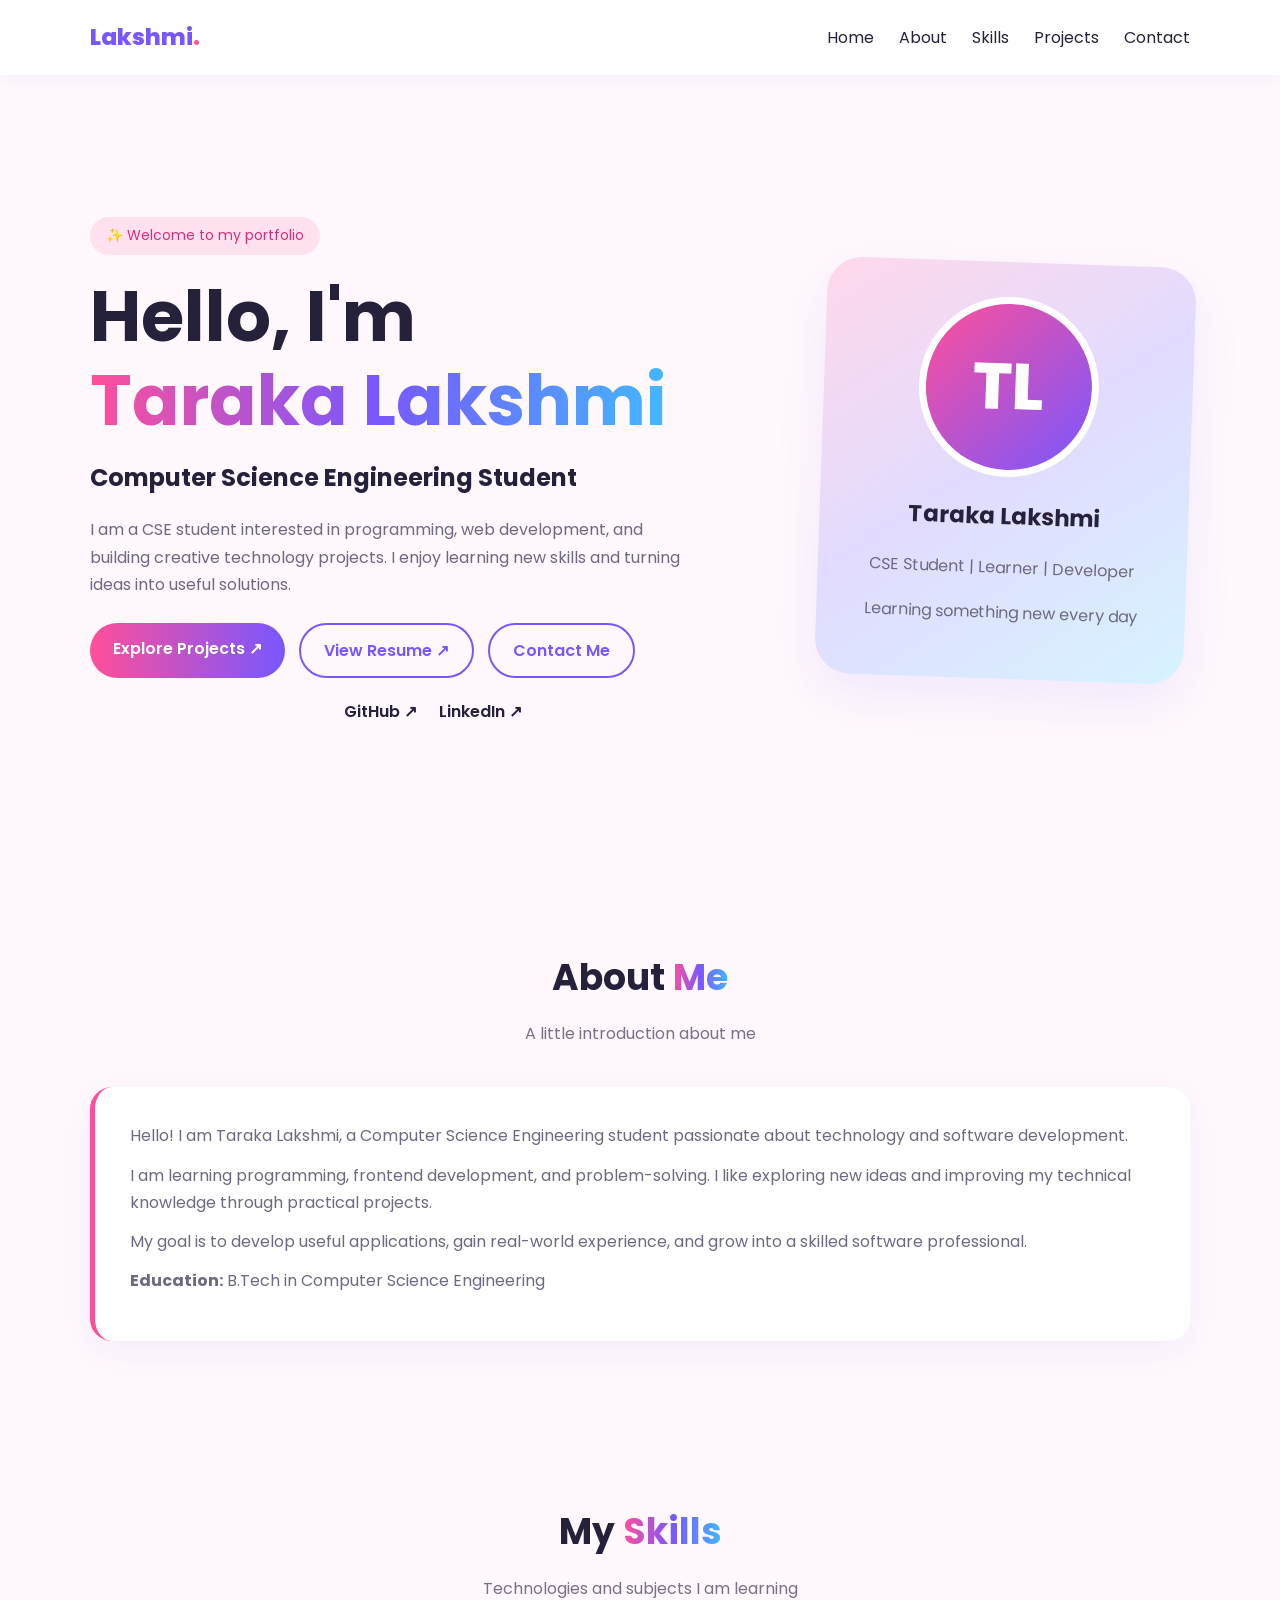
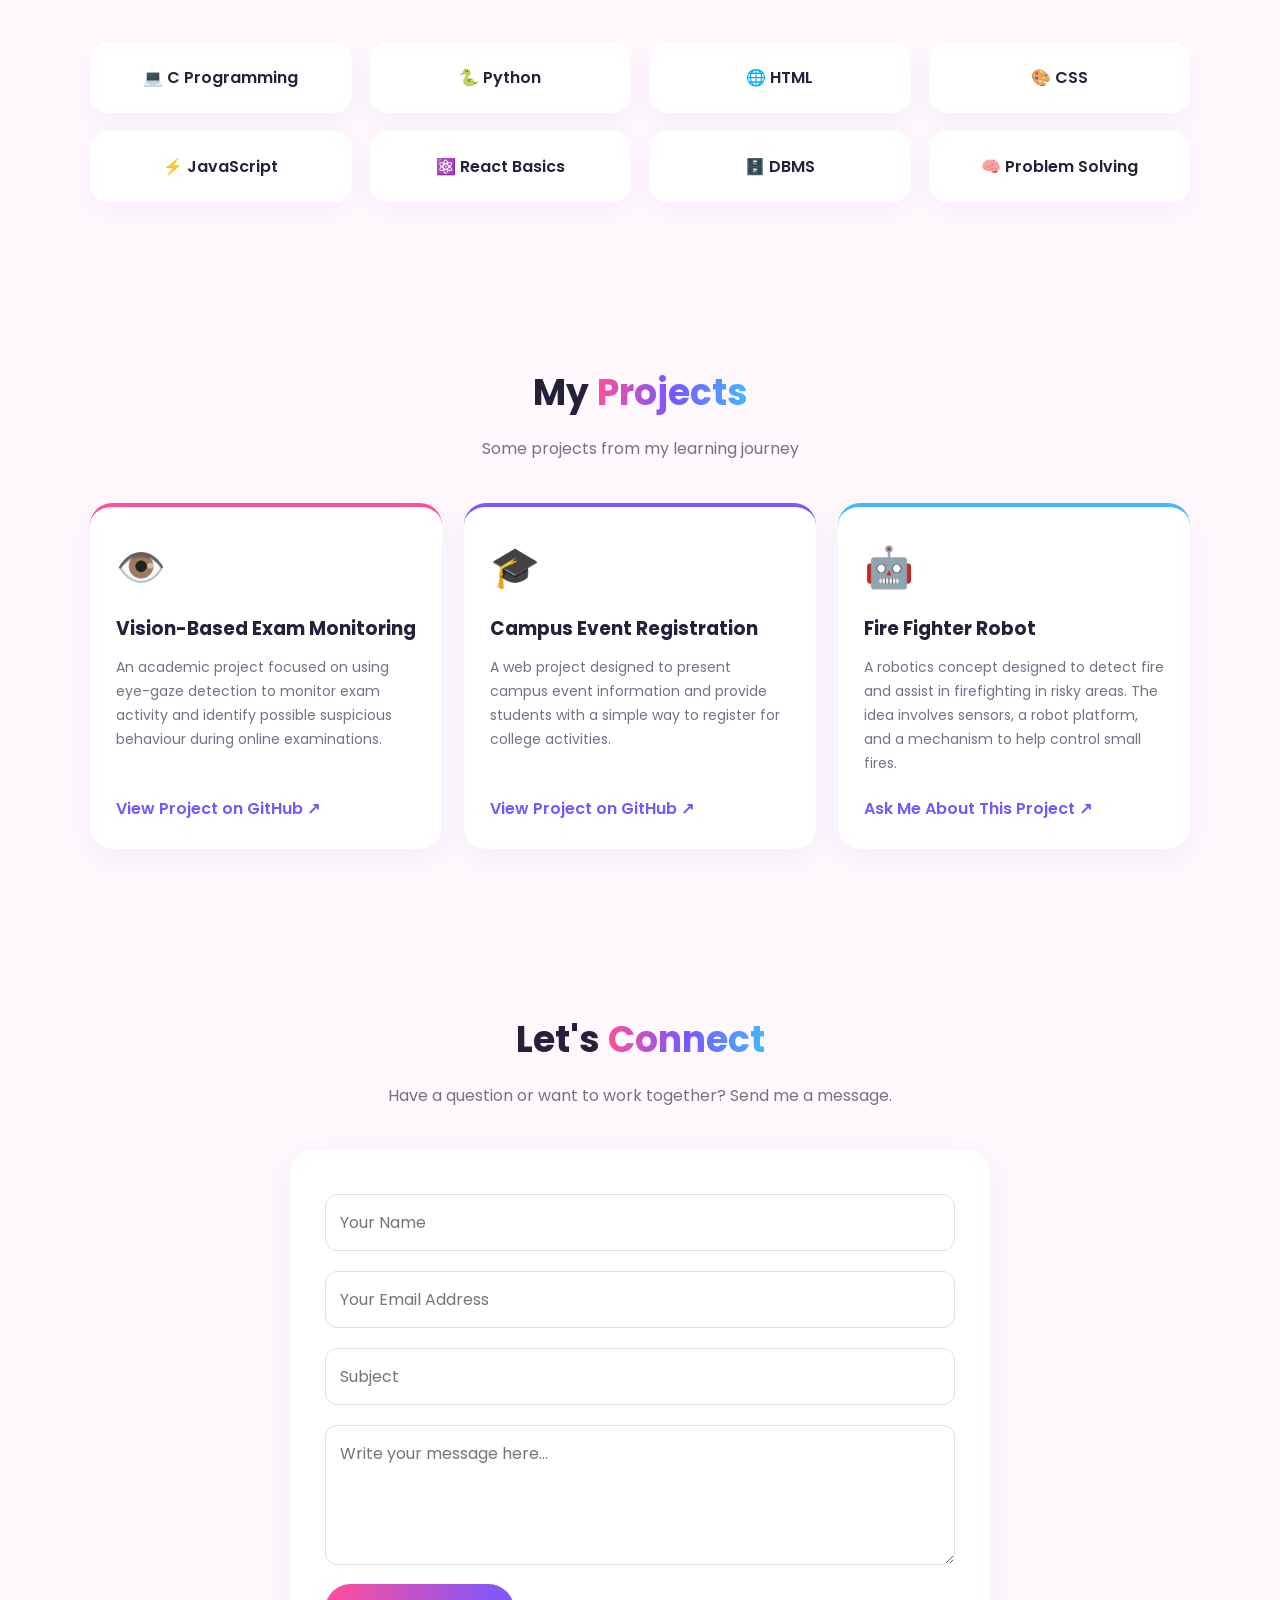
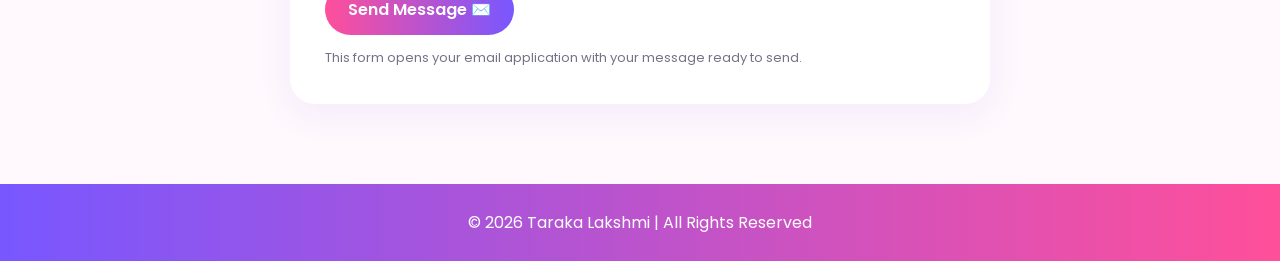
<file: index.html>
<!DOCTYPE html>
<html lang="en">

<head>
    <meta charset="UTF-8">
    <meta name="viewport" content="width=device-width, initial-scale=1.0">
    <title>Taraka Lakshmi | Portfolio</title>

    <link rel="preconnect" href="https://fonts.googleapis.com">
    <link href="https://fonts.googleapis.com/css2?family=Poppins:wght@300;400;500;600;700;800&display=swap"
        rel="stylesheet">

    <style>
        * {
            margin: 0;
            padding: 0;
            box-sizing: border-box;
            scroll-behavior: smooth;
        }

        :root {
            --pink: #ff4f9a;
            --purple: #7857ff;
            --blue: #42b8ff;
            --background: #fff8fc;
            --text: #25213b;
            --card: #ffffff;
        }

        body {
            font-family: 'Poppins', sans-serif;
            background: var(--background);
            color: var(--text);
            line-height: 1.7;
        }

        a {
            color: inherit;
            text-decoration: none;
        }

        header {
            position: sticky;
            top: 0;
            z-index: 100;
            background: rgba(255, 255, 255, 0.92);
            backdrop-filter: blur(12px);
            box-shadow: 0 3px 15px #7857ff12;
        }

        nav {
            max-width: 1150px;
            margin: auto;
            padding: 18px 25px;
            display: flex;
            justify-content: space-between;
            align-items: center;
            gap: 20px;
        }

        .logo {
            font-size: 23px;
            font-weight: 800;
            color: var(--purple);
        }

        .logo span {
            color: var(--pink);
        }

        .nav-links {
            display: flex;
            gap: 25px;
            list-style: none;
        }

        .nav-links a:hover {
            color: var(--pink);
        }

        .hero {
            max-width: 1150px;
            min-height: 88vh;
            margin: auto;
            padding: 80px 25px;
            display: grid;
            grid-template-columns: 1.3fr 0.7fr;
            align-items: center;
            gap: 45px;
        }

        .tag {
            display: inline-block;
            background: #ffe1ef;
            color: #d92d7b;
            padding: 7px 16px;
            border-radius: 30px;
            font-size: 14px;
            margin-bottom: 20px;
        }

        h1 {
            font-size: clamp(40px, 6vw, 70px);
            line-height: 1.2;
            margin-bottom: 15px;
        }

        .gradient-text {
            background: linear-gradient(90deg, var(--pink), var(--purple), var(--blue));
            -webkit-background-clip: text;
            color: transparent;
        }

        .hero p {
            color: #6e6982;
            max-width: 600px;
            margin: 18px 0;
        }

        .buttons {
            display: flex;
            flex-wrap: wrap;
            gap: 14px;
            margin-top: 25px;
        }

        .btn {
            display: inline-block;
            padding: 12px 23px;
            border-radius: 30px;
            font-weight: 600;
            transition: 0.3s;
        }

        .primary-btn {
            background: linear-gradient(90deg, var(--pink), var(--purple));
            color: white;
        }

        .secondary-btn {
            border: 2px solid var(--purple);
            color: var(--purple);
        }

        .btn:hover {
            transform: translateY(-4px);
            box-shadow: 0 8px 20px #7857ff30;
        }

        .profile-card {
            background: linear-gradient(145deg, #ffd8eb, #e1dcff, #d7f3ff);
            border-radius: 35px;
            padding: 35px;
            text-align: center;
            box-shadow: 0 20px 50px #7857ff18;
            transform: rotate(2deg);
        }

        .profile-circle {
            width: 180px;
            height: 180px;
            margin: auto auto 20px;
            border-radius: 50%;
            display: grid;
            place-items: center;
            background: linear-gradient(135deg, var(--pink), var(--purple));
            color: white;
            font-size: 65px;
            font-weight: 800;
            border: 7px solid white;
        }

        .profile-card h2 {
            font-size: 23px;
        }

        section {
            padding: 80px 25px;
            scroll-margin-top: 65px;
        }

        .section-inner {
            max-width: 1100px;
            margin: auto;
        }

        .section-title {
            text-align: center;
            font-size: 36px;
            margin-bottom: 12px;
        }

        .section-subtitle {
            text-align: center;
            color: #777187;
            margin-bottom: 40px;
        }

        .about-box {
            background: white;
            padding: 35px;
            border-radius: 22px;
            box-shadow: 0 10px 35px #7857ff12;
            border-left: 5px solid var(--pink);
        }

        .about-box p {
            color: #6e6982;
            margin-bottom: 12px;
        }

        .skills-grid {
            display: grid;
            grid-template-columns: repeat(4, 1fr);
            gap: 18px;
        }

        .skill {
            background: white;
            padding: 22px 12px;
            border-radius: 18px;
            text-align: center;
            font-weight: 600;
            box-shadow: 0 8px 25px #7857ff10;
            transition: 0.3s;
        }

        .skill:hover {
            transform: translateY(-6px);
            color: var(--purple);
        }

        .projects-grid {
            display: grid;
            grid-template-columns: repeat(3, 1fr);
            gap: 22px;
        }

        .project-card {
            background: white;
            border-radius: 22px;
            padding: 26px;
            box-shadow: 0 10px 30px #7857ff12;
            border-top: 4px solid var(--pink);
            transition: 0.3s;
            display: flex;
            flex-direction: column;
        }

        .project-card:nth-child(2) {
            border-color: var(--purple);
        }

        .project-card:nth-child(3) {
            border-color: var(--blue);
        }

        .project-card:hover {
            transform: translateY(-8px);
        }

        .project-icon {
            font-size: 40px;
            margin-bottom: 12px;
        }

        .project-card h3 {
            margin-bottom: 12px;
        }

        .project-card p {
            color: #777187;
            font-size: 14px;
            margin-bottom: 20px;
            flex-grow: 1;
        }

        .project-link {
            color: var(--purple);
            font-weight: 600;
        }

        .project-link:hover {
            color: var(--pink);
        }

        .contact-box {
            max-width: 700px;
            margin: auto;
            background: white;
            padding: 35px;
            border-radius: 25px;
            box-shadow: 0 10px 35px #7857ff15;
        }

        .contact-box input,
        .contact-box textarea {
            width: 100%;
            padding: 14px;
            margin: 10px 0;
            border: 1px solid #e3deef;
            border-radius: 12px;
            font: inherit;
            outline: none;
        }

        .contact-box input:focus,
        .contact-box textarea:focus {
            border-color: var(--purple);
        }

        .contact-box textarea {
            min-height: 140px;
            resize: vertical;
        }

        .contact-box button {
            border: none;
            cursor: pointer;
            font: inherit;
            font-weight: 600;
        }

        .contact-note {
            color: #777187;
            font-size: 13px;
            margin-top: 12px;
        }

        footer {
            background: linear-gradient(90deg, #7857ff, #ff4f9a);
            color: white;
            text-align: center;
            padding: 25px;
        }

        .social-links {
            display: flex;
            justify-content: center;
            flex-wrap: wrap;
            gap: 22px;
            margin-top: 20px;
        }

        .social-links a {
            font-weight: 600;
        }

        @media (max-width: 800px) {
            .hero {
                grid-template-columns: 1fr;
                text-align: center;
            }

            .hero p {
                margin-left: auto;
                margin-right: auto;
            }

            .buttons {
                justify-content: center;
            }

            .profile-card {
                max-width: 400px;
                width: 100%;
                margin: auto;
            }

            .projects-grid {
                grid-template-columns: repeat(2, 1fr);
            }

            .skills-grid {
                grid-template-columns: repeat(2, 1fr);
            }
        }

        @media (max-width: 520px) {
            nav {
                flex-direction: column;
            }

            .nav-links {
                gap: 13px;
                flex-wrap: wrap;
                justify-content: center;
                font-size: 13px;
            }

            .projects-grid {
                grid-template-columns: 1fr;
            }

            .section-title {
                font-size: 29px;
            }

            .contact-box {
                padding: 22px;
            }
        }
    </style>
</head>

<body>

    <header>
        <nav>
            <a href="#home" class="logo">Lakshmi<span>.</span></a>

            <ul class="nav-links">
                <li><a href="#home">Home</a></li>
                <li><a href="#about">About</a></li>
                <li><a href="#skills">Skills</a></li>
                <li><a href="#projects">Projects</a></li>
                <li><a href="#contact">Contact</a></li>
            </ul>
        </nav>
    </header>

    <main>
        <section class="hero" id="home">
            <div>
                <span class="tag">✨ Welcome to my portfolio</span>

                <h1>Hello, I'm<br>
                    <span class="gradient-text">Taraka Lakshmi</span>
                </h1>

                <h2>Computer Science Engineering Student</h2>

                <p>
                    I am a CSE student interested in programming, web development,
                    and building creative technology projects. I enjoy learning
                    new skills and turning ideas into useful solutions.
                </p>


                <div class="buttons">
                    <a href="#projects" class="btn primary-btn">
                        Explore Projects ↗
                    </a>


                    <a href="resume.pdf" target="_blank" rel="noopener" class="btn secondary-btn">
                        View Resume ↗
                    </a>


                    <a href="#contact" class="btn secondary-btn">
                        Contact Me
                    </a>
                </div>


                <div class="social-links">
                    <a href="https://github.com/Lakshmi07-git" target="_blank" rel="noopener">GitHub ↗</a>
                    <a href="https://www.linkedin.com/in/avala-tarakalakshmi-942a39422/" target="_blank"
                        rel="noopener">LinkedIn ↗</a>
                </div>
            </div>

            <div class="profile-card">
                <div class="profile-circle">TL</div>
                <h2>Taraka Lakshmi</h2>
                <p>CSE Student | Learner | Developer</p>
                <p> Learning something new every day</p>
            </div>
        </section>

        <section id="about">
            <div class="section-inner">
                <h2 class="section-title">About <span class="gradient-text">Me</span></h2>
                <p class="section-subtitle">A little introduction about me</p>

                <div class="about-box">
                    <p>
                        Hello! I am Taraka Lakshmi, a Computer Science Engineering
                        student passionate about technology and software development.
                    </p>
                    <p>
                        I am learning programming, frontend development, and
                        problem-solving. I like exploring new ideas and improving
                        my technical knowledge through practical projects.
                    </p>
                    <p>
                        My goal is to develop useful applications, gain real-world
                        experience, and grow into a skilled software professional.
                    </p>
                    <p><strong>Education:</strong> B.Tech in Computer Science Engineering</p>
                </div>
            </div>
        </section>

        <section id="skills">
            <div class="section-inner">
                <h2 class="section-title">My <span class="gradient-text">Skills</span></h2>
                <p class="section-subtitle">Technologies and subjects I am learning</p>

                <div class="skills-grid">
                    <div class="skill">💻 C Programming</div>
                    <div class="skill">🐍 Python</div>
                    <div class="skill">🌐 HTML</div>
                    <div class="skill">🎨 CSS</div>
                    <div class="skill">⚡ JavaScript</div>
                    <div class="skill">⚛️ React Basics</div>
                    <div class="skill">🗄️ DBMS</div>
                    <div class="skill">🧠 Problem Solving</div>
                </div>
            </div>
        </section>

        <section id="projects">
            <div class="section-inner">
                <h2 class="section-title">My <span class="gradient-text">Projects</span></h2>
                <p class="section-subtitle">Some projects from my learning journey</p>

                <div class="projects-grid">

                    <article class="project-card">
                        <div class="project-icon">👁️</div>
                        <h3>Vision-Based Exam Monitoring</h3>
                        <p>
                            An academic project focused on using eye-gaze detection
                            to monitor exam activity and identify possible suspicious
                            behaviour during online examinations.
                        </p>
                        <a class="project-link" href="https://github.com/Lakshmi07-git/Lakshmi-project" target="_blank"
                            rel="noopener">
                            View Project on GitHub ↗
                        </a>
                    </article>

                    <article class="project-card">
                        <div class="project-icon">🎓</div>
                        <h3>Campus Event Registration</h3>
                        <p>
                            A web project designed to present campus event information
                            and provide students with a simple way to register for
                            college activities.
                        </p>
                        <a class="project-link" href="https://github.com/Lakshmi07-git/campus-event-registration-"
                            target="_blank" rel="noopener">
                            View Project on GitHub ↗
                        </a>
                    </article>

                    <article class="project-card">
                        <div class="project-icon">🤖</div>
                        <h3>Fire Fighter Robot</h3>
                        <p>
                            A robotics concept designed to detect fire and assist
                            in firefighting in risky areas. The idea involves sensors,
                            a robot platform, and a mechanism to help control small fires.
                        </p>
                        <a class="project-link" href="#contact">
                            Ask Me About This Project ↗
                        </a>
                    </article>

                </div>
            </div>
        </section>

        <section id="contact">
            <div class="section-inner">
                <h2 class="section-title">Let's <span class="gradient-text">Connect</span></h2>
                <p class="section-subtitle">
                    Have a question or want to work together? Send me a message.
                </p>

                <div class="contact-box">
                    <form id="contactForm">
                        <input type="text" id="name" placeholder="Your Name" required>

                        <input type="email" id="email" placeholder="Your Email Address" required>

                        <input type="text" id="subject" placeholder="Subject" required>

                        <textarea id="message" placeholder="Write your message here..." required></textarea>

                        <button type="submit" class="btn primary-btn">
                            Send Message ✉️
                        </button>

                        <p class="contact-note">
                            This form opens your email application with your
                            message ready to send.
                        </p>
                    </form>
                </div>
            </div>
        </section>
    </main>

    <footer>

        <p>© <span id="year"></span> Taraka Lakshmi | All Rights Reserved</p>
    </footer>

    <script>
        document.getElementById("year").textContent =
            new Date().getFullYear();

        document.getElementById("contactForm").addEventListener("submit", function (event) {
            event.preventDefault();

            const name = document.getElementById("name").value.trim();
            const email = document.getElementById("email").value.trim();
            const subject = document.getElementById("subject").value.trim();
            const message = document.getElementById("message").value.trim();

            const recipient = "vu.241fa04a85@gmail.com";

            const body =
                "Name: " + name + "\n" +
                "Email: " + email + "\n\n" +
                "Message:\n" + message;

            const mailLink =
                "mailto:" + recipient +
                "?subject=" + encodeURIComponent(subject) +
                "&body=" + encodeURIComponent(body);

            window.location.href = mailLink;
        });
    </script>

</body>

</html>
</file>
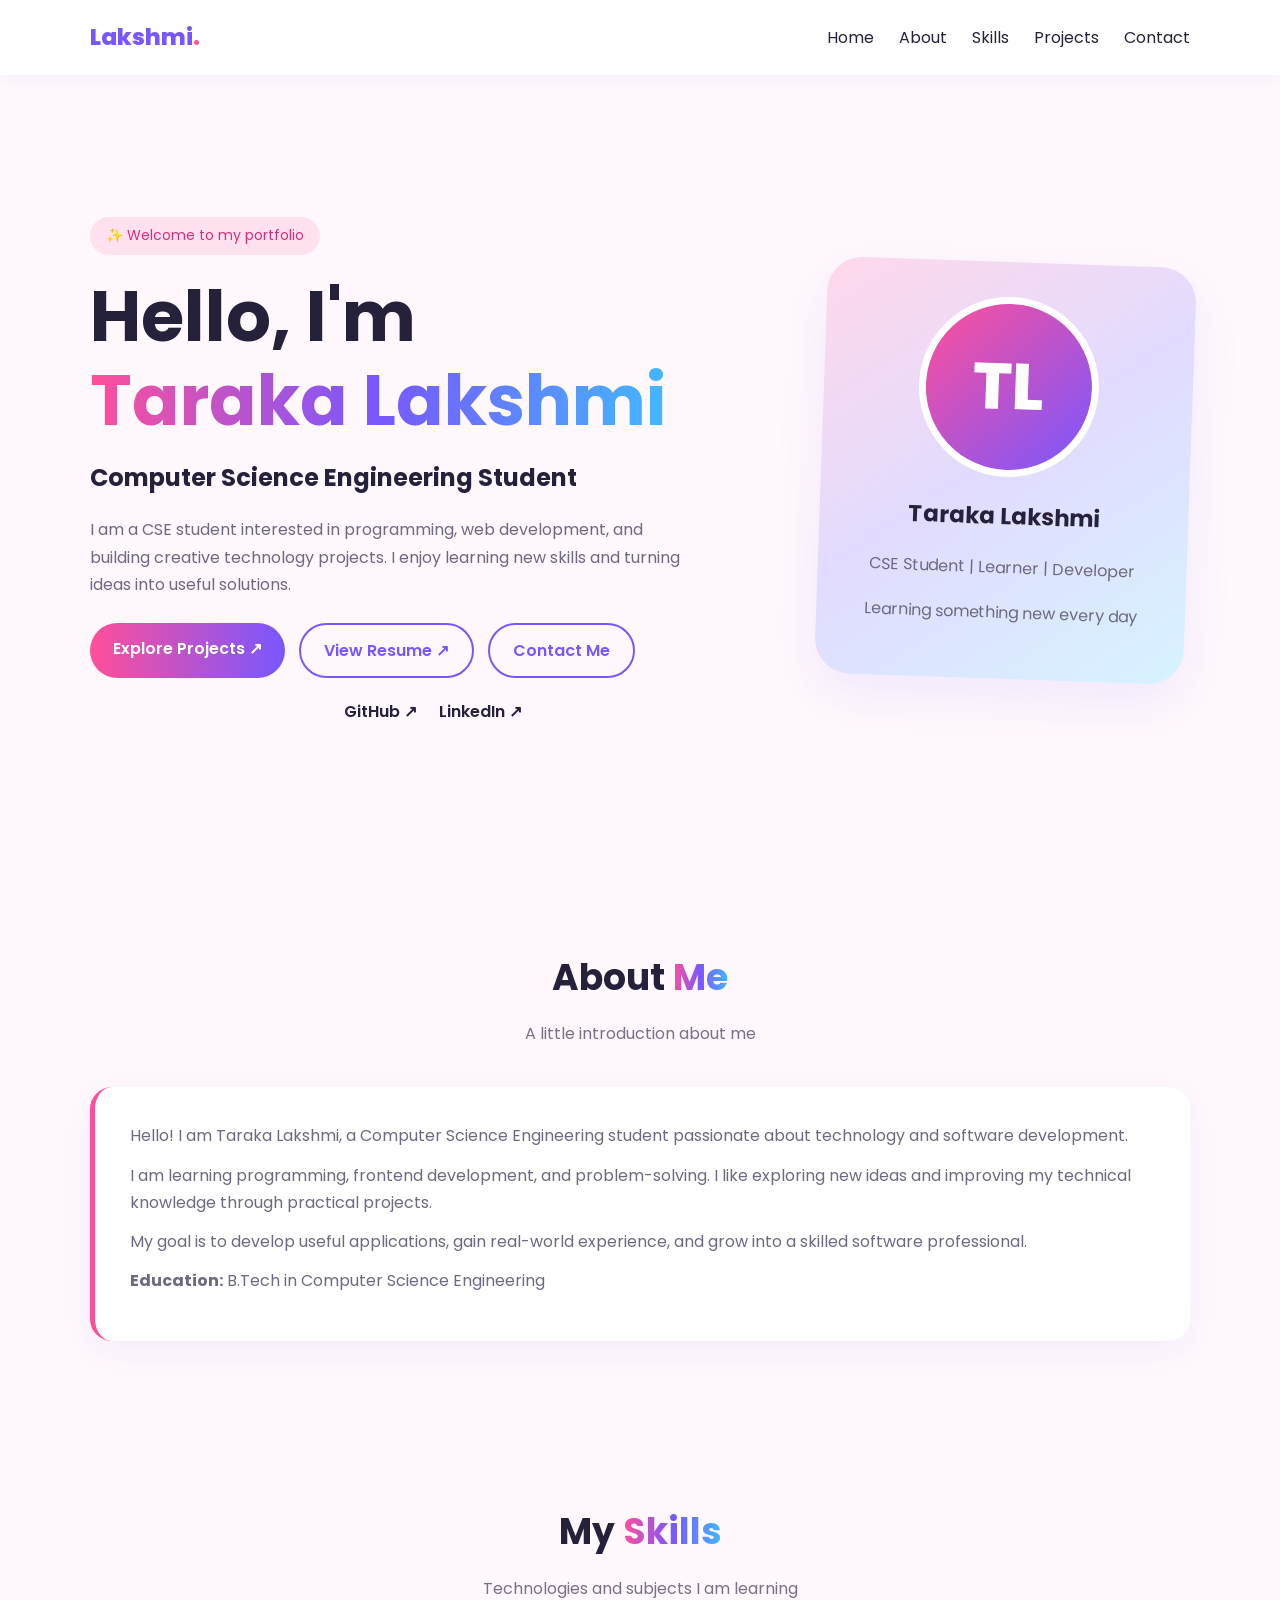
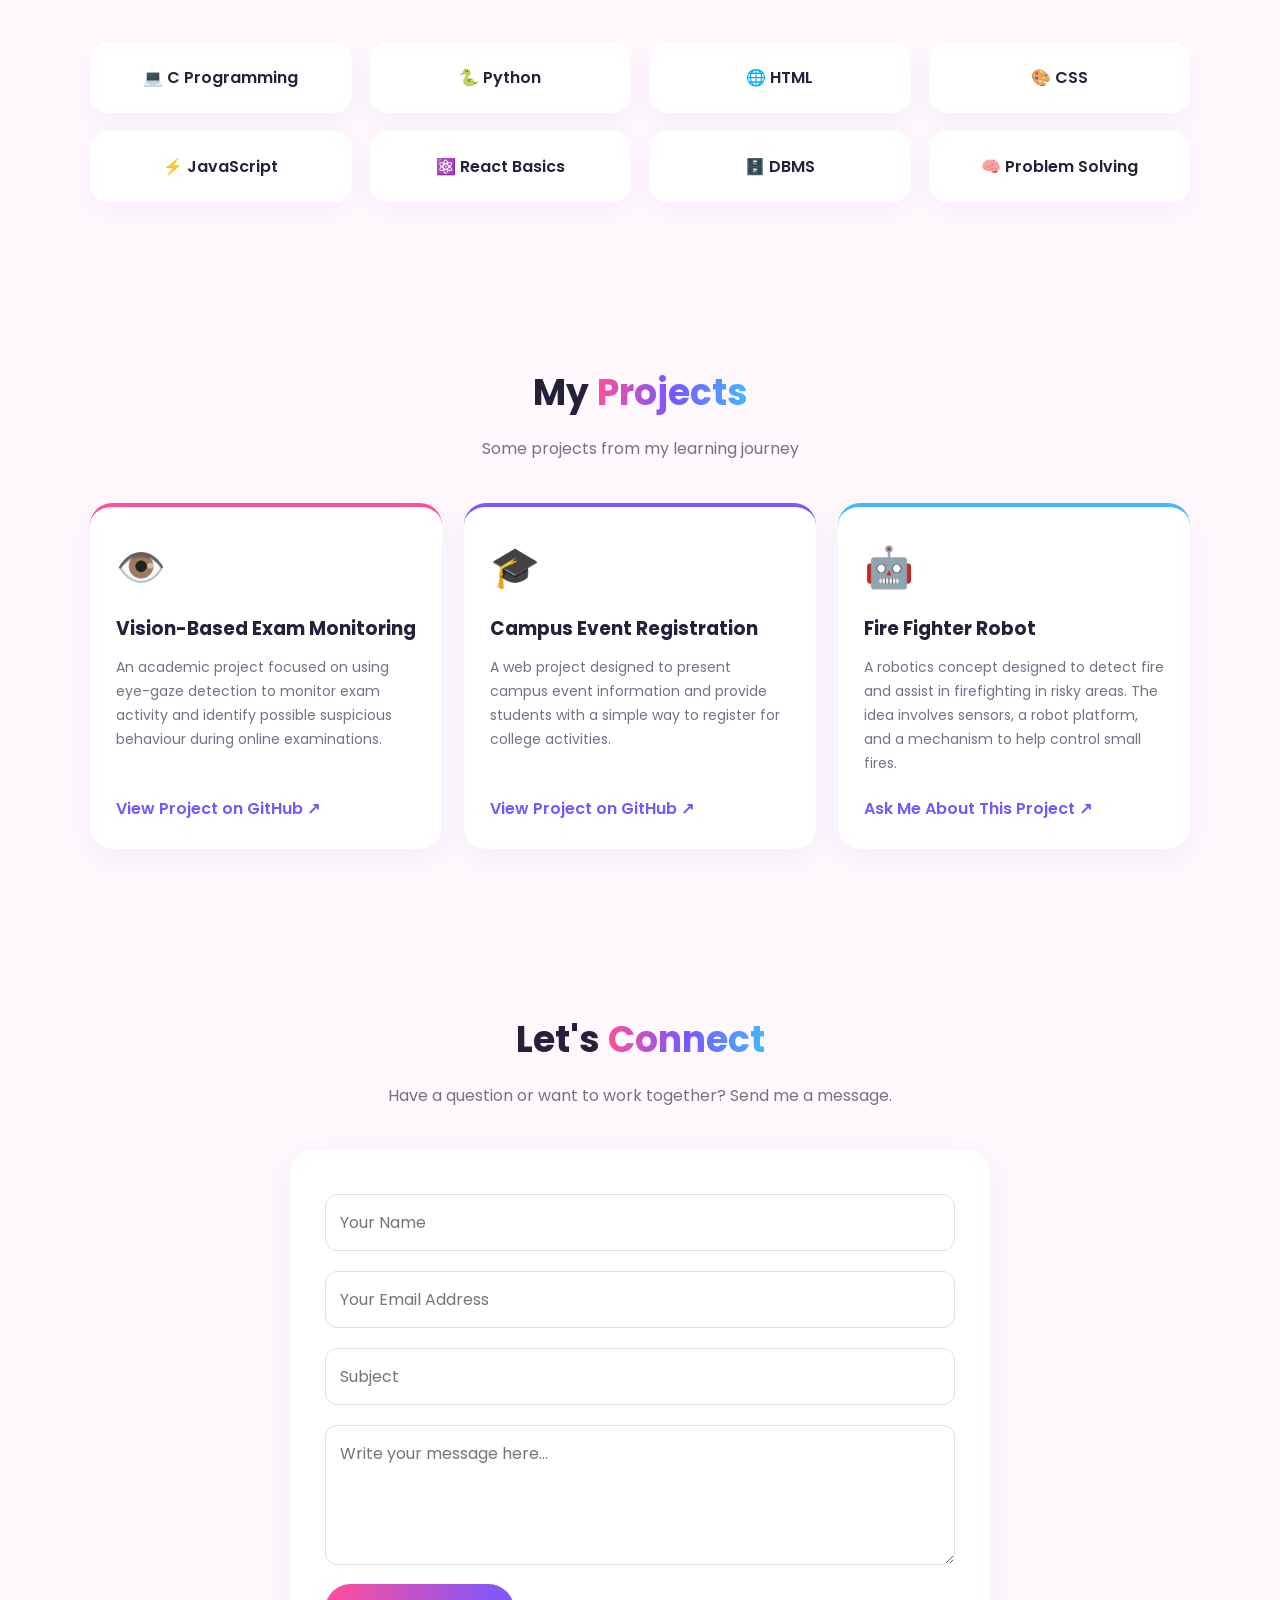
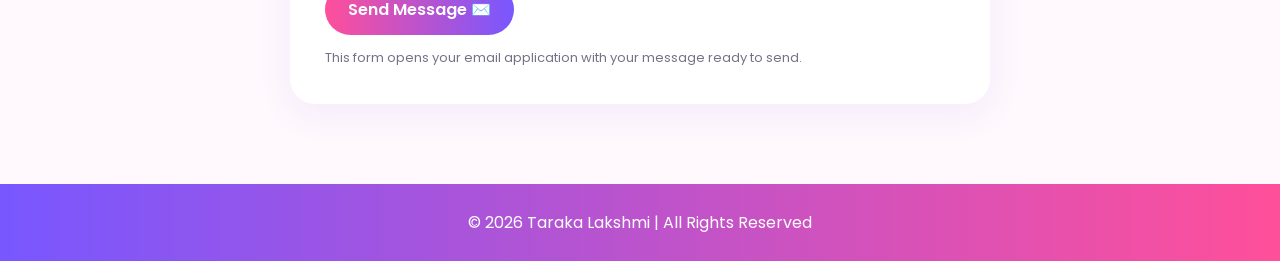
<file: inndex.html>
<!DOCTYPE html>
<html lang="en">

<head>
    <meta charset="UTF-8">
    <meta name="viewport" content="width=device-width, initial-scale=1.0">
    <title>Taraka Lakshmi | Portfolio</title>

    <link rel="preconnect" href="https://fonts.googleapis.com">
    <link href="https://fonts.googleapis.com/css2?family=Poppins:wght@300;400;500;600;700;800&display=swap"
        rel="stylesheet">

    <style>
        * {
            margin: 0;
            padding: 0;
            box-sizing: border-box;
            scroll-behavior: smooth;
        }

        :root {
            --pink: #ff4f9a;
            --purple: #7857ff;
            --blue: #42b8ff;
            --background: #fff8fc;
            --text: #25213b;
            --card: #ffffff;
        }

        body {
            font-family: 'Poppins', sans-serif;
            background: var(--background);
            color: var(--text);
            line-height: 1.7;
        }

        a {
            color: inherit;
            text-decoration: none;
        }

        header {
            position: sticky;
            top: 0;
            z-index: 100;
            background: rgba(255, 255, 255, 0.92);
            backdrop-filter: blur(12px);
            box-shadow: 0 3px 15px #7857ff12;
        }

        nav {
            max-width: 1150px;
            margin: auto;
            padding: 18px 25px;
            display: flex;
            justify-content: space-between;
            align-items: center;
            gap: 20px;
        }

        .logo {
            font-size: 23px;
            font-weight: 800;
            color: var(--purple);
        }

        .logo span {
            color: var(--pink);
        }

        .nav-links {
            display: flex;
            gap: 25px;
            list-style: none;
        }

        .nav-links a:hover {
            color: var(--pink);
        }

        .hero {
            max-width: 1150px;
            min-height: 88vh;
            margin: auto;
            padding: 80px 25px;
            display: grid;
            grid-template-columns: 1.3fr 0.7fr;
            align-items: center;
            gap: 45px;
        }

        .tag {
            display: inline-block;
            background: #ffe1ef;
            color: #d92d7b;
            padding: 7px 16px;
            border-radius: 30px;
            font-size: 14px;
            margin-bottom: 20px;
        }

        h1 {
            font-size: clamp(40px, 6vw, 70px);
            line-height: 1.2;
            margin-bottom: 15px;
        }

        .gradient-text {
            background: linear-gradient(90deg, var(--pink), var(--purple), var(--blue));
            -webkit-background-clip: text;
            color: transparent;
        }

        .hero p {
            color: #6e6982;
            max-width: 600px;
            margin: 18px 0;
        }

        .buttons {
            display: flex;
            flex-wrap: wrap;
            gap: 14px;
            margin-top: 25px;
        }

        .btn {
            display: inline-block;
            padding: 12px 23px;
            border-radius: 30px;
            font-weight: 600;
            transition: 0.3s;
        }

        .primary-btn {
            background: linear-gradient(90deg, var(--pink), var(--purple));
            color: white;
        }

        .secondary-btn {
            border: 2px solid var(--purple);
            color: var(--purple);
        }

        .btn:hover {
            transform: translateY(-4px);
            box-shadow: 0 8px 20px #7857ff30;
        }

        .profile-card {
            background: linear-gradient(145deg, #ffd8eb, #e1dcff, #d7f3ff);
            border-radius: 35px;
            padding: 35px;
            text-align: center;
            box-shadow: 0 20px 50px #7857ff18;
            transform: rotate(2deg);
        }

        .profile-circle {
            width: 180px;
            height: 180px;
            margin: auto auto 20px;
            border-radius: 50%;
            display: grid;
            place-items: center;
            background: linear-gradient(135deg, var(--pink), var(--purple));
            color: white;
            font-size: 65px;
            font-weight: 800;
            border: 7px solid white;
        }

        .profile-card h2 {
            font-size: 23px;
        }

        section {
            padding: 80px 25px;
            scroll-margin-top: 65px;
        }

        .section-inner {
            max-width: 1100px;
            margin: auto;
        }

        .section-title {
            text-align: center;
            font-size: 36px;
            margin-bottom: 12px;
        }

        .section-subtitle {
            text-align: center;
            color: #777187;
            margin-bottom: 40px;
        }

        .about-box {
            background: white;
            padding: 35px;
            border-radius: 22px;
            box-shadow: 0 10px 35px #7857ff12;
            border-left: 5px solid var(--pink);
        }

        .about-box p {
            color: #6e6982;
            margin-bottom: 12px;
        }

        .skills-grid {
            display: grid;
            grid-template-columns: repeat(4, 1fr);
            gap: 18px;
        }

        .skill {
            background: white;
            padding: 22px 12px;
            border-radius: 18px;
            text-align: center;
            font-weight: 600;
            box-shadow: 0 8px 25px #7857ff10;
            transition: 0.3s;
        }

        .skill:hover {
            transform: translateY(-6px);
            color: var(--purple);
        }

        .projects-grid {
            display: grid;
            grid-template-columns: repeat(3, 1fr);
            gap: 22px;
        }

        .project-card {
            background: white;
            border-radius: 22px;
            padding: 26px;
            box-shadow: 0 10px 30px #7857ff12;
            border-top: 4px solid var(--pink);
            transition: 0.3s;
            display: flex;
            flex-direction: column;
        }

        .project-card:nth-child(2) {
            border-color: var(--purple);
        }

        .project-card:nth-child(3) {
            border-color: var(--blue);
        }

        .project-card:hover {
            transform: translateY(-8px);
        }

        .project-icon {
            font-size: 40px;
            margin-bottom: 12px;
        }

        .project-card h3 {
            margin-bottom: 12px;
        }

        .project-card p {
            color: #777187;
            font-size: 14px;
            margin-bottom: 20px;
            flex-grow: 1;
        }

        .project-link {
            color: var(--purple);
            font-weight: 600;
        }

        .project-link:hover {
            color: var(--pink);
        }

        .contact-box {
            max-width: 700px;
            margin: auto;
            background: white;
            padding: 35px;
            border-radius: 25px;
            box-shadow: 0 10px 35px #7857ff15;
        }

        .contact-box input,
        .contact-box textarea {
            width: 100%;
            padding: 14px;
            margin: 10px 0;
            border: 1px solid #e3deef;
            border-radius: 12px;
            font: inherit;
            outline: none;
        }

        .contact-box input:focus,
        .contact-box textarea:focus {
            border-color: var(--purple);
        }

        .contact-box textarea {
            min-height: 140px;
            resize: vertical;
        }

        .contact-box button {
            border: none;
            cursor: pointer;
            font: inherit;
            font-weight: 600;
        }

        .contact-note {
            color: #777187;
            font-size: 13px;
            margin-top: 12px;
        }

        footer {
            background: linear-gradient(90deg, #7857ff, #ff4f9a);
            color: white;
            text-align: center;
            padding: 25px;
        }

        .social-links {
            display: flex;
            justify-content: center;
            flex-wrap: wrap;
            gap: 22px;
            margin-top: 20px;
        }

        .social-links a {
            font-weight: 600;
        }

        @media (max-width: 800px) {
            .hero {
                grid-template-columns: 1fr;
                text-align: center;
            }

            .hero p {
                margin-left: auto;
                margin-right: auto;
            }

            .buttons {
                justify-content: center;
            }

            .profile-card {
                max-width: 400px;
                width: 100%;
                margin: auto;
            }

            .projects-grid {
                grid-template-columns: repeat(2, 1fr);
            }

            .skills-grid {
                grid-template-columns: repeat(2, 1fr);
            }
        }

        @media (max-width: 520px) {
            nav {
                flex-direction: column;
            }

            .nav-links {
                gap: 13px;
                flex-wrap: wrap;
                justify-content: center;
                font-size: 13px;
            }

            .projects-grid {
                grid-template-columns: 1fr;
            }

            .section-title {
                font-size: 29px;
            }

            .contact-box {
                padding: 22px;
            }
        }
    </style>
</head>

<body>

    <header>
        <nav>
            <a href="#home" class="logo">Lakshmi<span>.</span></a>

            <ul class="nav-links">
                <li><a href="#home">Home</a></li>
                <li><a href="#about">About</a></li>
                <li><a href="#skills">Skills</a></li>
                <li><a href="#projects">Projects</a></li>
                <li><a href="#contact">Contact</a></li>
            </ul>
        </nav>
    </header>

    <main>
        <section class="hero" id="home">
            <div>
                <span class="tag">✨ Welcome to my portfolio</span>

                <h1>Hello, I'm<br>
                    <span class="gradient-text">Taraka Lakshmi</span>
                </h1>

                <h2>Computer Science Engineering Student</h2>

                <p>
                    I am a CSE student interested in programming, web development,
                    and building creative technology projects. I enjoy learning
                    new skills and turning ideas into useful solutions.
                </p>


                <div class="buttons">
                    <a href="#projects" class="btn primary-btn">
                        Explore Projects ↗
                    </a>


                    <a href="resume.pdf" target="_blank" rel="noopener" class="btn secondary-btn">
                        View Resume ↗
                    </a>


                    <a href="#contact" class="btn secondary-btn">
                        Contact Me
                    </a>
                </div>


                <div class="social-links">
                    <a href="https://github.com/Lakshmi07-git" target="_blank" rel="noopener">GitHub ↗</a>
                    <a href="https://www.linkedin.com/in/avala-tarakalakshmi-942a39422/" target="_blank"
                        rel="noopener">LinkedIn ↗</a>
                </div>
            </div>

            <div class="profile-card">
                <div class="profile-circle">TL</div>
                <h2>Taraka Lakshmi</h2>
                <p>CSE Student | Learner | Developer</p>
                <p> Learning something new every day</p>
            </div>
        </section>

        <section id="about">
            <div class="section-inner">
                <h2 class="section-title">About <span class="gradient-text">Me</span></h2>
                <p class="section-subtitle">A little introduction about me</p>

                <div class="about-box">
                    <p>
                        Hello! I am Taraka Lakshmi, a Computer Science Engineering
                        student passionate about technology and software development.
                    </p>
                    <p>
                        I am learning programming, frontend development, and
                        problem-solving. I like exploring new ideas and improving
                        my technical knowledge through practical projects.
                    </p>
                    <p>
                        My goal is to develop useful applications, gain real-world
                        experience, and grow into a skilled software professional.
                    </p>
                    <p><strong>Education:</strong> B.Tech in Computer Science Engineering</p>
                </div>
            </div>
        </section>

        <section id="skills">
            <div class="section-inner">
                <h2 class="section-title">My <span class="gradient-text">Skills</span></h2>
                <p class="section-subtitle">Technologies and subjects I am learning</p>

                <div class="skills-grid">
                    <div class="skill">💻 C Programming</div>
                    <div class="skill">🐍 Python</div>
                    <div class="skill">🌐 HTML</div>
                    <div class="skill">🎨 CSS</div>
                    <div class="skill">⚡ JavaScript</div>
                    <div class="skill">⚛️ React Basics</div>
                    <div class="skill">🗄️ DBMS</div>
                    <div class="skill">🧠 Problem Solving</div>
                </div>
            </div>
        </section>

        <section id="projects">
            <div class="section-inner">
                <h2 class="section-title">My <span class="gradient-text">Projects</span></h2>
                <p class="section-subtitle">Some projects from my learning journey</p>

                <div class="projects-grid">

                    <article class="project-card">
                        <div class="project-icon">👁️</div>
                        <h3>Vision-Based Exam Monitoring</h3>
                        <p>
                            An academic project focused on using eye-gaze detection
                            to monitor exam activity and identify possible suspicious
                            behaviour during online examinations.
                        </p>
                        <a class="project-link" href="https://github.com/Lakshmi07-git/Lakshmi-project" target="_blank"
                            rel="noopener">
                            View Project on GitHub ↗
                        </a>
                    </article>

                    <article class="project-card">
                        <div class="project-icon">🎓</div>
                        <h3>Campus Event Registration</h3>
                        <p>
                            A web project designed to present campus event information
                            and provide students with a simple way to register for
                            college activities.
                        </p>
                        <a class="project-link" href="https://github.com/Lakshmi07-git/campus-event-registration-"
                            target="_blank" rel="noopener">
                            View Project on GitHub ↗
                        </a>
                    </article>

                    <article class="project-card">
                        <div class="project-icon">🤖</div>
                        <h3>Fire Fighter Robot</h3>
                        <p>
                            A robotics concept designed to detect fire and assist
                            in firefighting in risky areas. The idea involves sensors,
                            a robot platform, and a mechanism to help control small fires.
                        </p>
                        <a class="project-link" href="#contact">
                            Ask Me About This Project ↗
                        </a>
                    </article>

                </div>
            </div>
        </section>

        <section id="contact">
            <div class="section-inner">
                <h2 class="section-title">Let's <span class="gradient-text">Connect</span></h2>
                <p class="section-subtitle">
                    Have a question or want to work together? Send me a message.
                </p>

                <div class="contact-box">
                    <form id="contactForm">
                        <input type="text" id="name" placeholder="Your Name" required>

                        <input type="email" id="email" placeholder="Your Email Address" required>

                        <input type="text" id="subject" placeholder="Subject" required>

                        <textarea id="message" placeholder="Write your message here..." required></textarea>

                        <button type="submit" class="btn primary-btn">
                            Send Message ✉️
                        </button>

                        <p class="contact-note">
                            This form opens your email application with your
                            message ready to send.
                        </p>
                    </form>
                </div>
            </div>
        </section>
    </main>

    <footer>

        <p>© <span id="year"></span> Taraka Lakshmi | All Rights Reserved</p>
    </footer>

    <script>
        document.getElementById("year").textContent =
            new Date().getFullYear();

        document.getElementById("contactForm").addEventListener("submit", function (event) {
            event.preventDefault();

            const name = document.getElementById("name").value.trim();
            const email = document.getElementById("email").value.trim();
            const subject = document.getElementById("subject").value.trim();
            const message = document.getElementById("message").value.trim();

            const recipient = "vu.241fa04a85@gmail.com";

            const body =
                "Name: " + name + "\n" +
                "Email: " + email + "\n\n" +
                "Message:\n" + message;

            const mailLink =
                "mailto:" + recipient +
                "?subject=" + encodeURIComponent(subject) +
                "&body=" + encodeURIComponent(body);

            window.location.href = mailLink;
        });
    </script>

</body>

</html>
</file>
